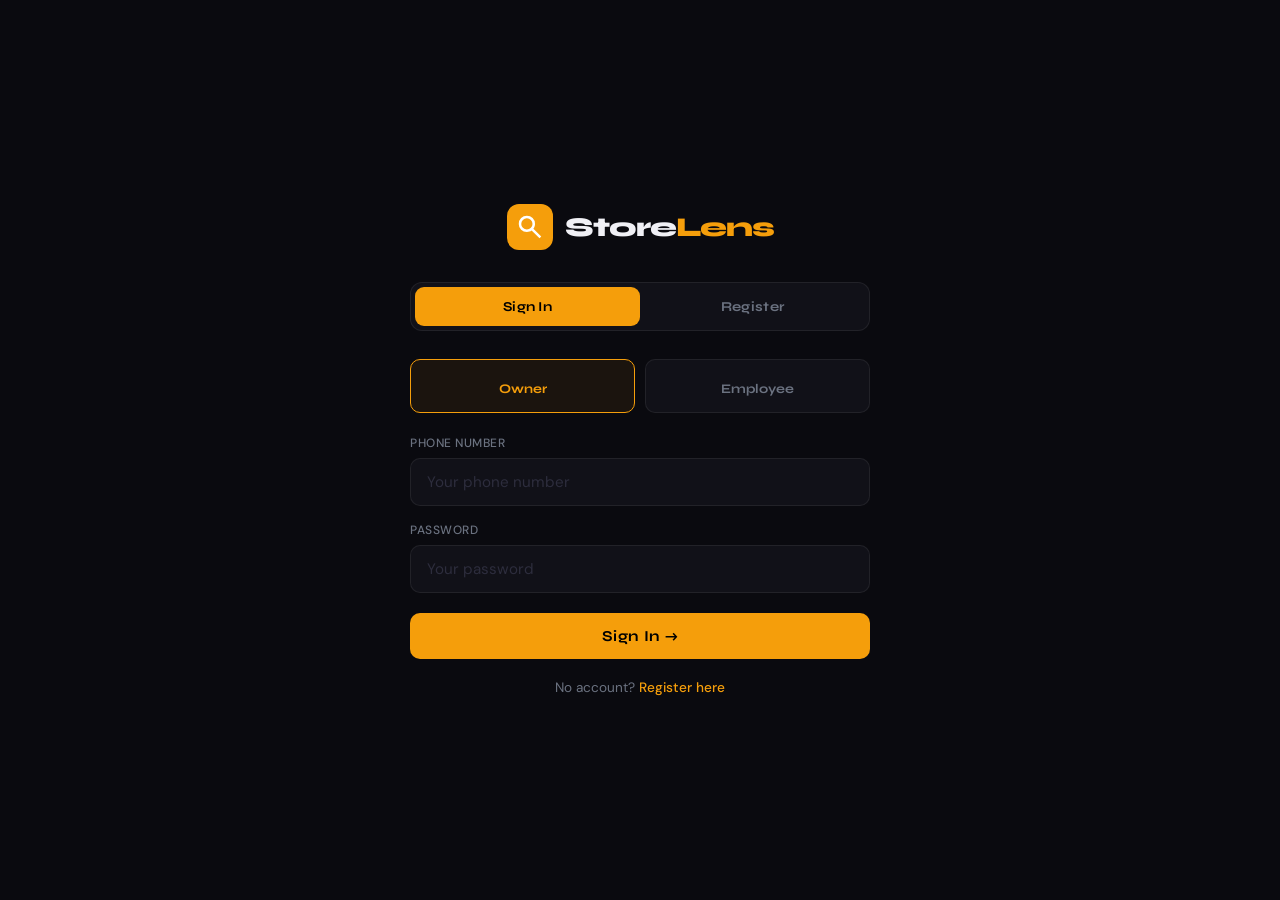
<file: src/main/resources/static/login/index.html>
<!DOCTYPE html>
<html lang="en">
<head>
<meta charset="UTF-8">
<meta name="viewport" content="width=device-width, initial-scale=1.0">
<title>Store Lens — Sign In</title>
<link href="https://fonts.googleapis.com/css2?family=Syne:wght@400;600;700;800&family=DM+Sans:ital,wght@0,300;0,400;0,500;1,400&display=swap" rel="stylesheet">
<link href="style.css" rel="stylesheet">
</head>
<body>

<div class="box">

  <!-- STORE LENS BRAND -->
  <div class="brand">
    <div class="brand-icon"><svg xmlns="http://www.w3.org/2000/svg" height="30px" viewBox="0 -960 960 960" width="30px" fill="#ffff"><path d="M784-120 532-372q-30 24-69 38t-83 14q-109 0-184.5-75.5T120-580q0-109 75.5-184.5T380-840q109 0 184.5 75.5T640-580q0 44-14 83t-38 69l252 252-56 56ZM380-400q75 0 127.5-52.5T560-580q0-75-52.5-127.5T380-760q-75 0-127.5 52.5T200-580q0 75 52.5 127.5T380-400Z"/></svg></div>
    <div class="brand-name">Store<span>Lens</span></div>
  </div>

  <!-- SIGN IN / REGISTER TABS -->
  <div class="tabs">
    <div class="tab on" onclick="go('login')">Sign In</div>
    <div class="tab" onclick="go('reg')">Register</div>
  </div>

  <!-- LOGIN -->
  <div id="s-login" class="sec on">
    <div id="lal" class="al"></div>

    <div class="roles">
      <div class="rc on" onclick="setRole('OWNER',this)"><div class="ri"></div><div class="rl">Owner</div></div>
      <div class="rc" onclick="setRole('EMPLOYEE',this)"><div class="ri"></div><div class="rl">Employee</div></div>
    </div>

    <div class="fld">
      <label>Phone Number</label>
      <input id="lp" type="text" placeholder="Your phone number" onkeydown="if(event.key==='Enter')login()">
    </div>
    <div class="fld">
      <label>Password</label>
      <input id="lw" type="password" placeholder="Your password" onkeydown="if(event.key==='Enter')login()">
    </div>

    <button class="btn" onclick="login()">Sign In →</button>
    <div class="sw">No account? <span onclick="go('reg')">Register here</span></div>
  </div>

  <!-- REGISTER -->
  <div id="s-reg" class="sec">
    <div id="ral" class="al"></div>

    <div class="subtabs">
      <div class="stab on" onclick="setRT('owner',this)">As Owner</div>
      <div class="stab" onclick="setRT('emp',this)">As Employee</div>
    </div>

    <!-- Owner Form -->
    <div id="rf-own" class="rf on">
      <div class="fld"><label>Full Name</label><input id="on" type="text" placeholder="Your full name"></div>
      <div class="fld"><label>Phone Number</label><input id="op" type="text" placeholder="Phone number"></div>
      <div class="fld"><label>Password</label><input id="ow" type="password" placeholder="Min 6 characters"></div>
      <div class="fld"><label>Confirm Password</label><input id="oc" type="password" placeholder="Repeat password"></div>
      <button class="btn" onclick="regOwner()">Create Owner Account →</button>
    </div>

    <!-- Employee Form -->
    <div id="rf-emp" class="rf">
      <div class="fld"><label>Full Name</label><input id="en" type="text" placeholder="Your full name"></div>
      <div class="fld"><label>Phone Number</label><input id="ep" type="text" placeholder="Phone number"></div>
      <div class="fld">
        <label>Shop ID</label>
        <input id="es" type="number" placeholder="Given by your owner">
        <div class="hint">Ask your shop owner for this ID</div>
      </div>
      <div class="fld"><label>Password</label><input id="ew" type="password" placeholder="Min 6 characters"></div>
      <div class="fld"><label>Confirm Password</label><input id="ec" type="password" placeholder="Repeat password"></div>
      <button class="btn" onclick="regEmp()">Register as Employee →</button>
    </div>

    <div class="sw">Already registered? <span onclick="go('login')">Sign in</span></div>
  </div>

</div>

<script src="validate.js" ></script>
</body>
</html>
</file>
<file: src/main/resources/static/login/style.css>
:root {
  --bg: #0a0a0f;
  --surface: #111118;
  --surface2: #1a1a24;
  --border: rgba(255,255,255,0.07);
  --accent: #f59e0b;
  --accent2: #fbbf24;
  --text: #f0f0f5;
  --muted: #6b7280;
}
*{box-sizing:border-box;margin:0;padding:0}
body{
  font-family:'DM Sans',sans-serif;
  background:var(--bg);
  color:var(--text);
  min-height:100vh;
  display:flex;
  align-items:center;
  justify-content:center;
  padding:30px 20px;
}

/* CENTER BOX */
.box{
  width:100%;
  max-width:460px;
}

/* BRAND at top */
.brand{
  display:flex;
  align-items:center;
  justify-content:center;
  gap:12px;
  margin-bottom:32px;
}
.brand-icon{
  width:46px;height:46px;
  background:var(--accent);
  border-radius:12px;
  display:flex;align-items:center;justify-content:center;
  font-size:1.4rem;
}
.brand-name{
  font-family:'Syne',sans-serif;
  font-size:1.7rem;
  font-weight:800;
  letter-spacing:-1px;
  color:var(--text);
}
.brand-name  span{color:var(--accent)}

/* TABS */
.tabs{
  display:flex;
  background:var(--surface);
  border:1px solid var(--border);
  border-radius:12px;
  padding:4px;
  margin-bottom:28px;
}
.tab{
  flex:1;padding:11px;text-align:center;
  border-radius:9px;cursor:pointer;
  font-family:'Syne',sans-serif;font-size:0.85rem;font-weight:700;
  color:var(--muted);transition:all .2s;letter-spacing:.3px;
}
.tab.on{background:var(--accent);color:#000}

.sec{display:none}.sec.on{display:block}

/* ROLE CARDS */
.roles{display:grid;grid-template-columns:1fr 1fr;gap:10px;margin-bottom:22px}
.rc{
  border:1px solid var(--border);border-radius:10px;padding:15px;
  cursor:pointer;transition:all .2s;text-align:center;background:var(--surface);
}
.rc:hover{border-color:rgba(245,158,11,.4)}
.rc.on{border-color:var(--accent);background:rgba(245,158,11,.07)}
.rc .ri{font-size:1.5rem;margin-bottom:6px}
.rc .rl{font-family:'Syne',sans-serif;font-size:.82rem;font-weight:700;color:var(--muted)}
.rc.on .rl{color:var(--accent)}

/* REGISTER SUB TABS */
.subtabs{display:flex;gap:8px;margin-bottom:22px}
.stab{
  padding:8px 18px;border:1px solid var(--border);border-radius:8px;
  cursor:pointer;font-size:.8rem;font-family:'Syne',sans-serif;font-weight:700;
  color:var(--muted);transition:all .2s;background:var(--surface);
}
.stab.on{border-color:var(--accent);color:var(--accent);background:rgba(245,158,11,.07)}

.rf{display:none}.rf.on{display:block}

/* FORM FIELDS */
.fld{margin-bottom:16px}
.fld label{
  display:block;font-size:.75rem;font-weight:500;color:var(--muted);
  margin-bottom:7px;letter-spacing:.5px;text-transform:uppercase;
}
.fld input{
  width:100%;padding:13px 16px;
  background:var(--surface);border:1px solid var(--border);
  border-radius:10px;color:var(--text);
  font-family:'DM Sans',sans-serif;font-size:.95rem;
  transition:border-color .2s,background .2s;outline:none;
}
.fld input:focus{border-color:var(--accent);background:var(--surface2)}
.fld input::placeholder{color:#2d2d3d}
.fld .hint{font-size:.75rem;color:var(--accent);margin-top:5px}

/* BUTTON */
.btn{
  width:100%;padding:14px;background:var(--accent);border:none;
  border-radius:10px;color:#000;font-family:'Syne',sans-serif;
  font-size:.95rem;font-weight:700;cursor:pointer;
  transition:all .2s;letter-spacing:.3px;margin-top:4px;
}
.btn:hover{background:var(--accent2);transform:translateY(-1px)}
.btn:active{transform:translateY(0)}

/* ALERTS */
.al{
  padding:12px 15px;border-radius:9px;font-size:.85rem;
  margin-bottom:18px;display:none;line-height:1.55;
}
.al.err{background:rgba(239,68,68,.1);border:1px solid rgba(239,68,68,.3);color:#fca5a5}
.al.ok{background:rgba(16,185,129,.1);border:1px solid rgba(16,185,129,.3);color:#6ee7b7}

/* SWITCH LINK */
.sw{text-align:center;margin-top:20px;font-size:.85rem;color:var(--muted)}
.sw span{color:var(--accent);cursor:pointer;font-weight:500}
.sw span:hover{text-decoration:underline}
@media(max-width:480px){
  body{padding:20px 14px;align-items:flex-start}

  .box{max-width:100%}

  .brand{margin-bottom:22px}
  .brand-name{font-size:1.4rem}
  .brand-icon{width:38px;height:38px}

  .tab{font-size:.78rem;padding:9px}

  .roles{grid-template-columns:1fr 1fr}
  .rc{padding:12px 8px}

  .fld input{padding:11px 13px;font-size:.9rem}
  .btn{padding:13px}
}
</file>
